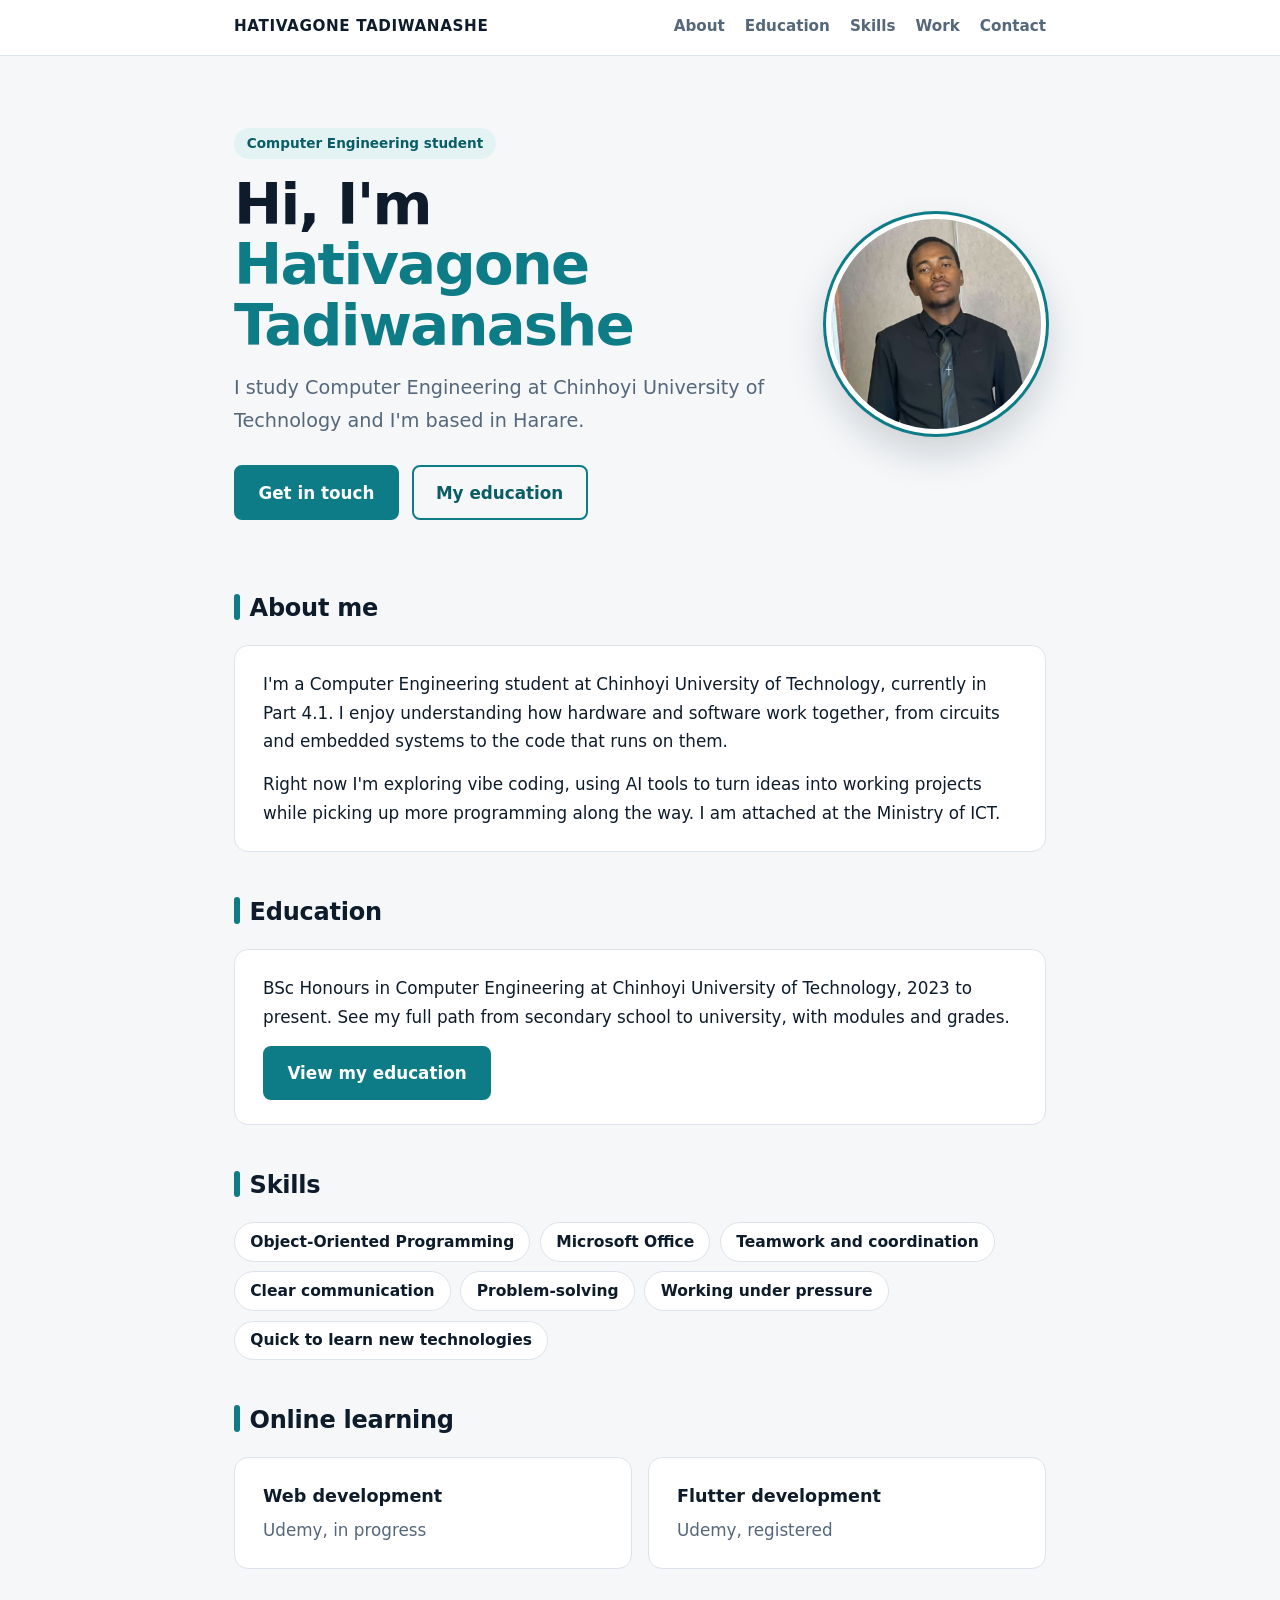
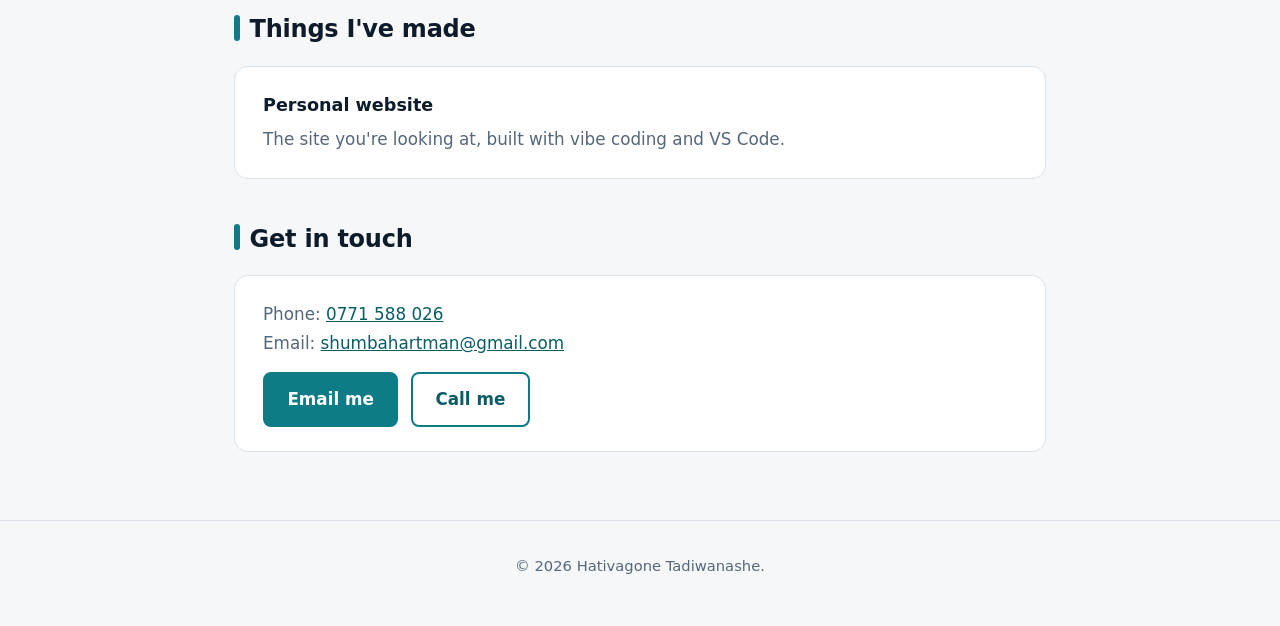
<file: index.html>
<!DOCTYPE html>
<html lang="en">
<head>
  <meta charset="UTF-8">
  <meta name="viewport" content="width=device-width, initial-scale=1">
  <title>Hativagone Tadiwanashe</title>
  <link rel="stylesheet" href="style.css">
</head>
<body>
  <header class="topbar">
    <div class="wrap">
      <span class="brand">HATIVAGONE TADIWANASHE</span>
      <nav>
        <a href="#about">About</a><a href="#education">Education</a><a href="#skills">Skills</a>
        <a href="#work">Work</a><a href="#contact">Contact</a>
      </nav>
    </div>
  </header>

  <main class="wrap">
    <div class="hero">
      <div>
        <!-- EDIT: change or delete this badge -->
        <span class="badge">Computer Engineering student</span>
        <h1>Hi, I'm <span>Hativagone Tadiwanashe</span></h1>
        <p class="tagline">I study Computer Engineering at Chinhoyi University of Technology and I'm based in Harare.</p>
        <div class="btns">
          <a class="btn" href="#contact">Get in touch</a>
          <a class="btn ghost" href="education.html">My education</a>
        </div>
      </div>
      <!-- PHOTO: save your picture in this folder as photo.jpg. Until then, your initials show. -->
      <div class="avatar">HT<img src="photo.jpg" alt="Portrait of Hativagone Tadiwanashe" onerror="this.style.display='none'"></div>
    </div>

    <section id="about">
      <h2>About me</h2>
      <div class="card">
        <p>I'm a Computer Engineering student at Chinhoyi University of Technology, currently in Part 4.1. I enjoy understanding how hardware and software work together, from circuits and embedded systems to the code that runs on them.</p>
        <p>Right now I'm exploring vibe coding, using AI tools to turn ideas into working projects while picking up more programming along the way. I am attached at the Ministry of ICT.</p>
      </div>
    </section>

    <section id="education">
      <h2>Education</h2>
      <div class="card">
        <p>BSc Honours in Computer Engineering at Chinhoyi University of Technology, 2023 to present. See my full path from secondary school to university, with modules and grades.</p>
        <a class="btn" href="education.html">View my education</a>
      </div>
    </section>

    <section id="skills">
      <h2>Skills</h2>
      <!-- EDIT: add or remove skills. Each skill is one <li> line. -->
      <ul class="chips">
        <li>Object-Oriented Programming</li><li>Microsoft Office</li><li>Teamwork and coordination</li>
        <li>Clear communication</li><li>Problem-solving</li><li>Working under pressure</li><li>Quick to learn new technologies</li>
      </ul>
    </section>

    <section id="learning">
      <h2>Online learning</h2>
      <div class="grid2">
        <div class="card"><h3>Web development</h3><p class="muted">Udemy, in progress</p></div>
        <div class="card"><h3>Flutter development</h3><p class="muted">Udemy, registered</p></div>
      </div>
    </section>

    <section id="work">
      <h2>Things I've made</h2>
      <!-- EDIT: copy a whole card to add another project -->
      <div class="card">
        <h3>Personal website</h3>
        <p class="muted">The site you're looking at, built with vibe coding and VS Code.</p>
      </div>
    </section>

    <section id="contact">
      <h2>Get in touch</h2>
      <div class="card">
  
        <p class="muted">Phone: <a href="tel:+263771588026">0771 588 026</a><br>Email: <a href="mailto:shumbahartman@gmail.com">shumbahartman@gmail.com</a></p>
        <div class="btns">
          <a class="btn" href="mailto:shumbahartman@gmail.com">Email me</a>
          <a class="btn ghost" href="tel:+263771588026">Call me</a>
        </div>
      </div>
    </section>
  </main>

  <footer>&copy; 2026 Hativagone Tadiwanashe.</footer>
</body>
</html>
</file>
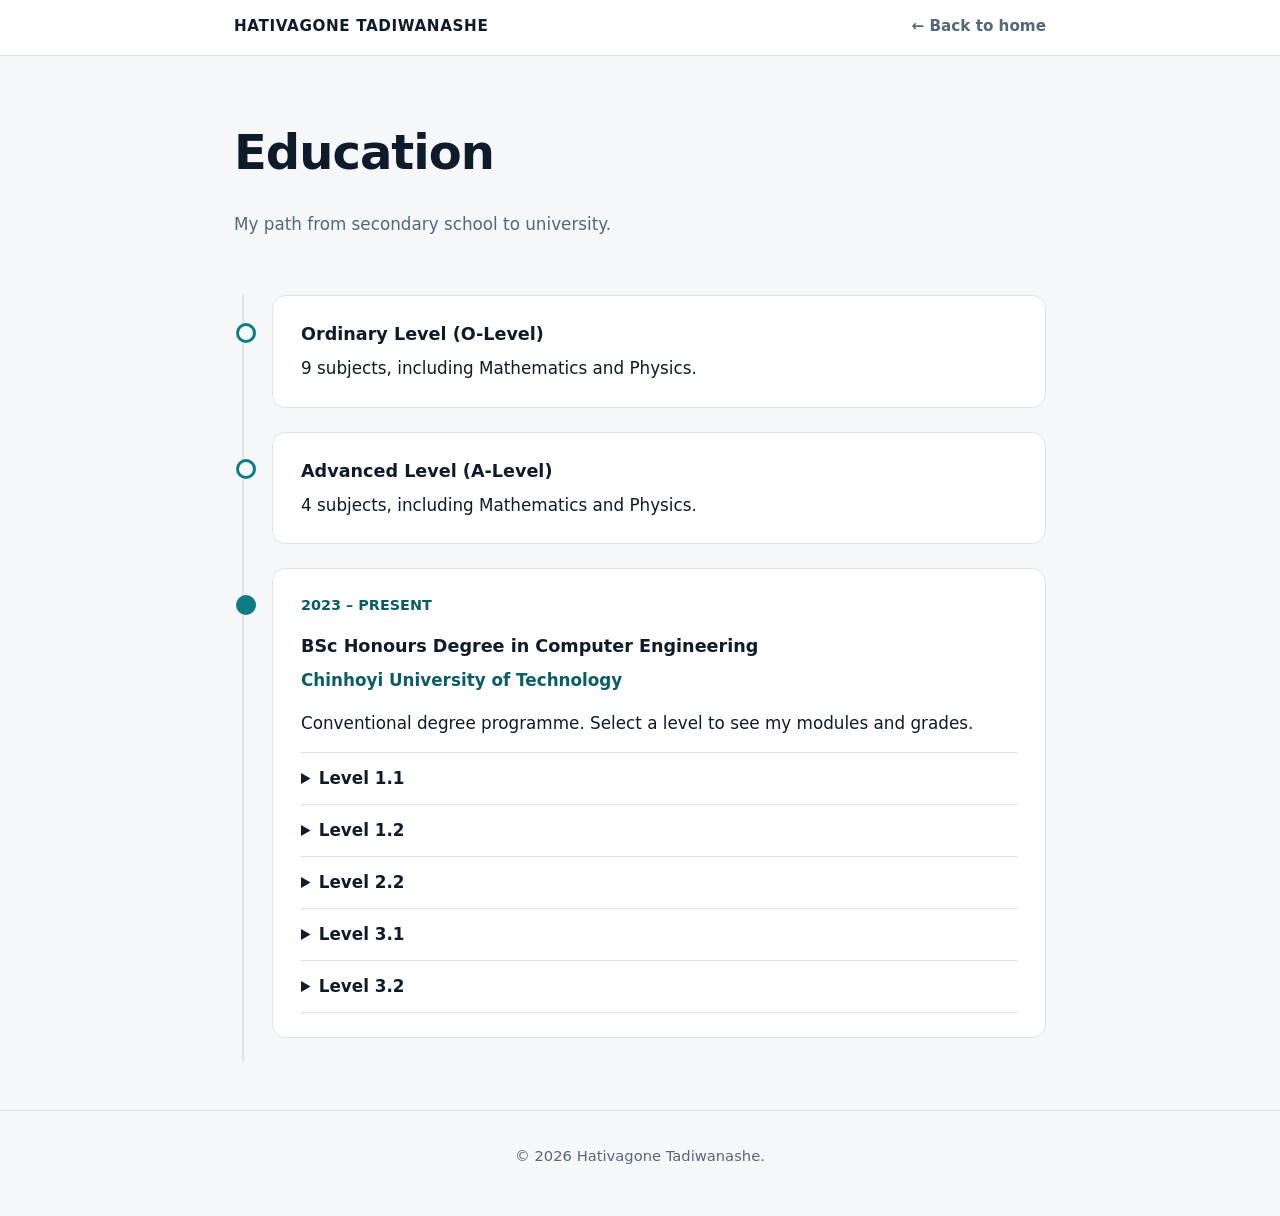
<file: education.html>
<!DOCTYPE html>
<html lang="en">
<head>
  <meta charset="UTF-8">
  <meta name="viewport" content="width=device-width, initial-scale=1">
  <title>Education | Hativagone Tadiwanashe</title>
  <link rel="stylesheet" href="style.css">
</head>
<body>
  <header class="topbar">
    <div class="wrap"><span class="brand">HATIVAGONE TADIWANASHE</span><nav><a href="index.html">&larr; Back to home</a></nav></div>
  </header>
  <main class="wrap">
    <div class="page-title">
      <h1>Education</h1>
      <p class="muted">My path from secondary school to university.</p>
    </div>
    <div class="timeline">
      <div class="entry">
        <div class="card">
          <h3>Ordinary Level (O-Level)</h3>
          <!-- EDIT: add your school name, years and grades -->
          <p>9 subjects, including Mathematics and Physics.</p>
        </div>
      </div>
      <div class="entry">
        <div class="card">
          <h3>Advanced Level (A-Level)</h3>
          <!-- EDIT: add your school name, years and grades -->
          <p>4 subjects, including Mathematics and Physics.</p>
        </div>
      </div>
      <div class="entry current">
        <div class="card">
          <p class="years">2023 &ndash; PRESENT</p>
          <h3>BSc Honours Degree in Computer Engineering</h3>
          <p class="school">Chinhoyi University of Technology</p>
          <p>Conventional degree programme. Select a level to see my modules and grades.</p>
        <details>
          <summary>Level 1.1</summary>
          <div class="table-scroll">
            <table class="grades">
              <caption>Level 1.1 modules and grades</caption>
              <thead><tr><th scope="col">Module</th><th scope="col">Grade</th></tr></thead>
              <tbody>
              <tr><td>Communication and Information Technology</td><td>A</td></tr>
              <tr><td>Single Variable Calculus</td><td>B</td></tr>
              <tr><td>Engineering Drawing</td><td>C</td></tr>
              <tr><td>Engineering Physics</td><td>B</td></tr>
              </tbody>
            </table>
          </div>
        </details>
        <details>
          <summary>Level 1.2</summary>
          <div class="table-scroll">
            <table class="grades">
              <caption>Level 1.2 modules and grades</caption>
              <thead><tr><th scope="col">Module</th><th scope="col">Grade</th></tr></thead>
              <tbody>
              <tr><td>Discrete Mathematics</td><td>B</td></tr>
              <tr><td>Computer Organization and Architecture</td><td>C</td></tr>
              <tr><td>Multi-Variable Calculus</td><td>C</td></tr>
              <tr><td>Introduction to Manufacturing Processes</td><td>B</td></tr>
              </tbody>
            </table>
          </div>
        </details>
        <details>
          <summary>Level 2.2</summary>
          <div class="table-scroll">
            <table class="grades">
              <caption>Level 2.2 modules and grades</caption>
              <thead><tr><th scope="col">Module</th><th scope="col">Grade</th></tr></thead>
              <tbody>
              <tr><td>Fundamentals of Engineering, Electromagnetics and Semi-Conductor Devices</td><td>B</td></tr>
              <tr><td>Digital Electronics and Logic Design</td><td>C</td></tr>
              <tr><td>Engineering Numerical Analysis and Modelling</td><td>C</td></tr>
              <tr><td>Engineering Design Principles</td><td>A</td></tr>
              </tbody>
            </table>
          </div>
        </details>
        <details>
          <summary>Level 3.1</summary>
          <div class="table-scroll">
            <table class="grades">
              <caption>Level 3.1 modules and grades</caption>
              <thead><tr><th scope="col">Module</th><th scope="col">Grade</th></tr></thead>
              <tbody>
              <tr><td>Microprocessors and Microcontrollers Interfacing</td><td>C</td></tr>
              <tr><td>Object Oriented Programming</td><td>B</td></tr>
              <tr><td>Data Communications and Networks</td><td>A</td></tr>
              <tr><td>Instrumentation and Embedded Control</td><td>B</td></tr>
              </tbody>
            </table>
          </div>
        </details>
        <details>
          <summary>Level 3.2</summary>
          <div class="table-scroll">
            <table class="grades">
              <caption>Level 3.2 modules and grades</caption>
              <thead><tr><th scope="col">Module</th><th scope="col">Grade</th></tr></thead>
              <tbody>
              <tr><td>Functional Programming</td><td>C</td></tr>
              <tr><td>Embedded Systems Engineering</td><td>B</td></tr>
              <tr><td>Technopreneurship</td><td>B</td></tr>
              <tr><td>Engineering Research Methods and Statistics</td><td>C</td></tr>
              </tbody>
            </table>
          </div>
        </details>
        </div>
      </div>
    </div>
  </main>
  <footer>&copy; 2026 Hativagone Tadiwanashe.</footer>
</body>
</html>
</file>
<file: style.css>
/* Shared styles for every page. Colours live in :root, so you can change the whole look in one place. */
:root {
  --bg: #f5f7f9; --card: #ffffff; --ink: #0d1b2a; --muted: #55677a;
  --accent: #0e7c86; --accent-dark: #0a5d65; --line: #dde3ea; --glow: #e3f3f4;
}
@media (prefers-color-scheme: dark) {
  :root { --bg: #0b1520; --card: #121f2e; --ink: #e8eef4; --muted: #9fb0c1;
          --accent: #4cc3cd; --accent-dark: #7fd9e0; --line: #223348; --glow: #14303a; }
}
* { box-sizing: border-box; }
html { scroll-behavior: smooth; scroll-padding-top: 5rem; }
body { margin: 0; background: var(--bg); color: var(--ink); line-height: 1.7; font-size: 1.05rem;
  font-family: "Segoe UI", system-ui, -apple-system, Roboto, Arial, sans-serif; }
a { color: var(--accent-dark); }
a:focus-visible, summary:focus-visible { outline: 3px solid var(--accent); outline-offset: 3px; border-radius: 4px; }
.wrap { max-width: 860px; margin: 0 auto; padding: 0 1.5rem; }

/* Top bar */
.topbar { position: sticky; top: 0; z-index: 10; background: var(--card); border-bottom: 1px solid var(--line); }
.topbar .wrap { display: flex; justify-content: space-between; align-items: center; flex-wrap: wrap; gap: .5rem 1.5rem; padding-top: .9rem; padding-bottom: .9rem; }
.brand { font-weight: 800; letter-spacing: .04em; font-size: .95rem; }
.topbar nav { display: flex; gap: 1.25rem; flex-wrap: wrap; }
.topbar nav a { text-decoration: none; color: var(--muted); font-weight: 600; font-size: .95rem; }
.topbar nav a:hover { color: var(--accent); }

/* Hero */
.hero { padding: 4.5rem 0 3rem; display: grid; grid-template-columns: 1fr 220px; gap: 2.5rem; align-items: center; }
.badge { display: inline-block; background: var(--glow); color: var(--accent-dark); font-weight: 700; font-size: .85rem; padding: .25rem .8rem; border-radius: 999px; margin-bottom: 1rem; }
.hero h1 { font-size: clamp(2.3rem, 6vw, 3.6rem); line-height: 1.05; margin: 0 0 1rem; letter-spacing: -.03em; }
.hero h1 span { color: var(--accent); }
.tagline { color: var(--muted); font-size: 1.2rem; margin: 0 0 1.75rem; max-width: 34rem; }
.btns { display: flex; gap: .8rem; flex-wrap: wrap; }
.btn { display: inline-block; background: var(--accent); color: #fff; padding: .7rem 1.4rem; border-radius: 8px; text-decoration: none; font-weight: 700; border: 2px solid var(--accent); }
.btn:hover { background: var(--accent-dark); border-color: var(--accent-dark); }
.btn.ghost { background: transparent; color: var(--accent-dark); }
.btn.ghost:hover { background: var(--glow); }
.avatar { position: relative; width: 220px; height: 220px; border-radius: 50%; border: 5px solid var(--card);
  box-shadow: 0 0 0 3px var(--accent), 0 18px 40px rgba(13,27,42,.18); overflow: hidden; background: var(--glow);
  display: grid; place-items: center; font-size: 4rem; font-weight: 800; color: var(--accent); justify-self: center; }
.avatar img { position: absolute; inset: 0; width: 100%; height: 100%; object-fit: cover; }

/* Sections */
section { padding: 1.25rem 0; }
h2 { font-size: 1.5rem; margin: 0 0 1rem; letter-spacing: -.01em; }
h2::before { content: ""; display: inline-block; width: 6px; height: 1.1em; background: var(--accent); border-radius: 3px; margin-right: .6rem; vertical-align: -.15em; }
.card { background: var(--card); border: 1px solid var(--line); border-radius: 14px; padding: 1.5rem 1.75rem; }
.card p { margin: 0 0 .9rem; } .card p:last-child { margin: 0; }
.grid2 { display: grid; grid-template-columns: repeat(auto-fit, minmax(240px, 1fr)); gap: 1rem; }
.card h3 { margin: 0 0 .25rem; font-size: 1.1rem; }
.muted { color: var(--muted); }
.chips { list-style: none; padding: 0; margin: 0; display: flex; flex-wrap: wrap; gap: .6rem; }
.chips li { background: var(--card); border: 1px solid var(--line); padding: .35rem .95rem; border-radius: 999px; font-size: .97rem; font-weight: 600; }

footer { margin-top: 3rem; padding: 2rem 0 3rem; text-align: center; color: var(--muted); font-size: .92rem; border-top: 1px solid var(--line); }

/* Education page */
.page-title { padding: 3.5rem 0 1.5rem; }
.page-title h1 { font-size: clamp(2.1rem, 6vw, 3rem); margin: 0 0 .5rem; letter-spacing: -.02em; }
.timeline { border-left: 2px solid var(--line); margin: 1rem 0 0 .5rem; padding-left: 1.75rem; }
.entry { position: relative; padding-bottom: 1.5rem; }
.entry::before { content: ""; position: absolute; left: calc(-1.75rem - 8px); top: 1.7rem; width: 14px; height: 14px; border-radius: 50%; background: var(--bg); border: 3px solid var(--accent); }
.entry.current::before { background: var(--accent); }
.years { color: var(--accent-dark); font-weight: 700; font-size: .9rem; margin: 0 0 .2rem; }
.school { color: var(--accent-dark); margin: 0 0 .5rem; font-weight: 600; }
details { border-top: 1px solid var(--line); padding: .7rem 0; }
details:last-of-type { border-bottom: 1px solid var(--line); }
summary { cursor: pointer; font-weight: 700; }
.table-scroll { overflow-x: auto; margin-top: .75rem; }
table.grades { border-collapse: collapse; width: 100%; font-size: .98rem; }
.grades caption { text-align: left; color: var(--muted); font-size: .88rem; padding-bottom: .4rem; }
.grades th, .grades td { text-align: left; padding: .5rem .75rem; border-bottom: 1px solid var(--line); }
.grades thead th { border-bottom: 2px solid var(--accent); }
.grades td:last-child, .grades th:last-child { text-align: center; width: 5rem; font-weight: 700; }

@media (max-width: 680px) {
  .hero { grid-template-columns: 1fr; padding-top: 2.5rem; text-align: center; }
  .avatar { order: -1; width: 170px; height: 170px; font-size: 3rem; }
  .tagline { margin-left: auto; margin-right: auto; } .btns { justify-content: center; }
}
</file>
